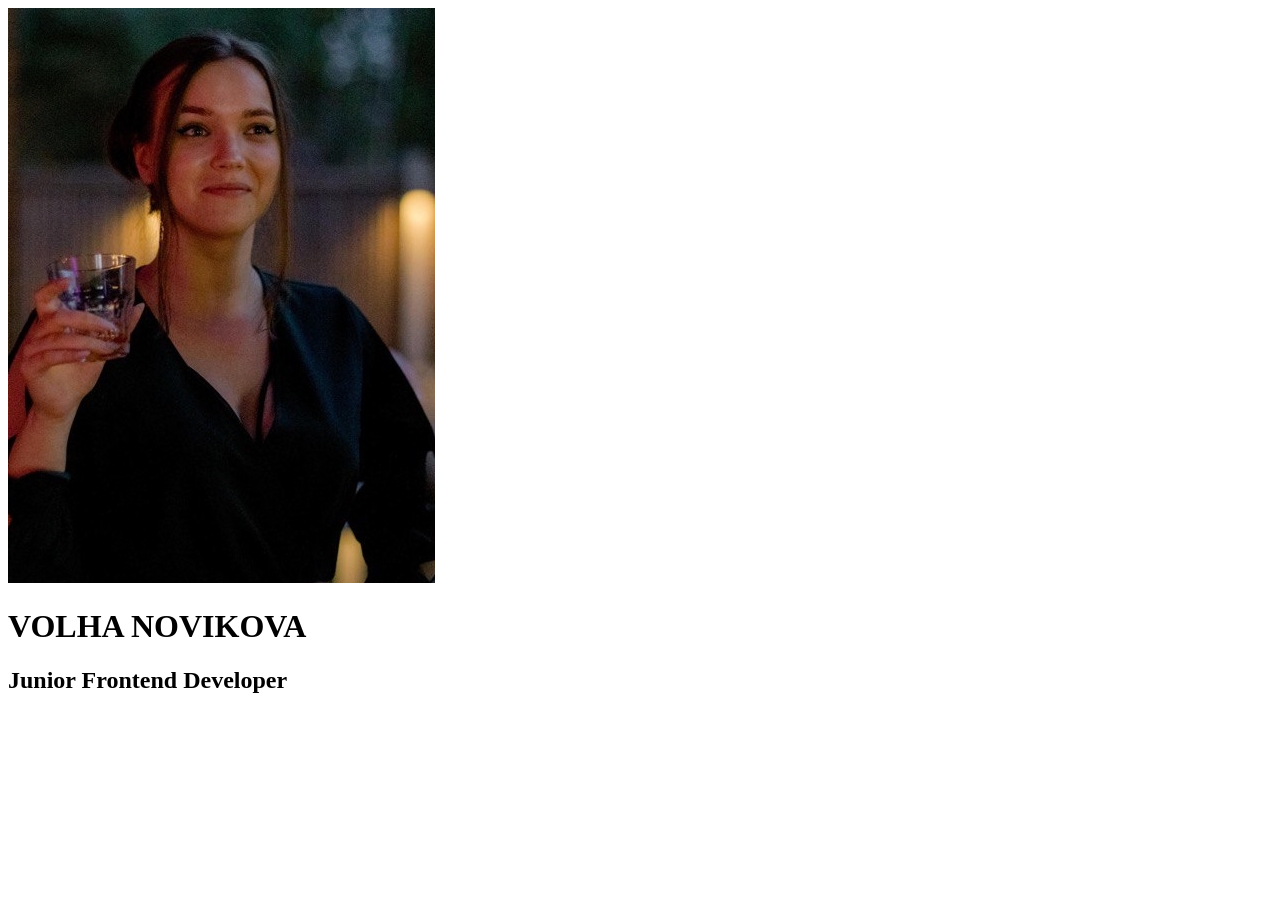
<file: index.html>
<!DOCTYPE html>
<html lang="en">
<head>
    <meta charset="UTF-8">
    <meta http-equiv="X-UA-Compatible" content="IE=edge">
    <meta name="viewport" content="width=device-width, initial-scale=1.0">
    <title>Document</title>
</head>
<body>
    <header>
        <img class="myphoto" src="./image/v.jpg" alt="myphoto">
        <h1 class="header__title">
            VOLHA NOVIKOVA
        </h1>
        <h2 class="header__subtitle">
            Junior Frontend Developer
        </h2>
    </header>
</body>
</html>
</file>
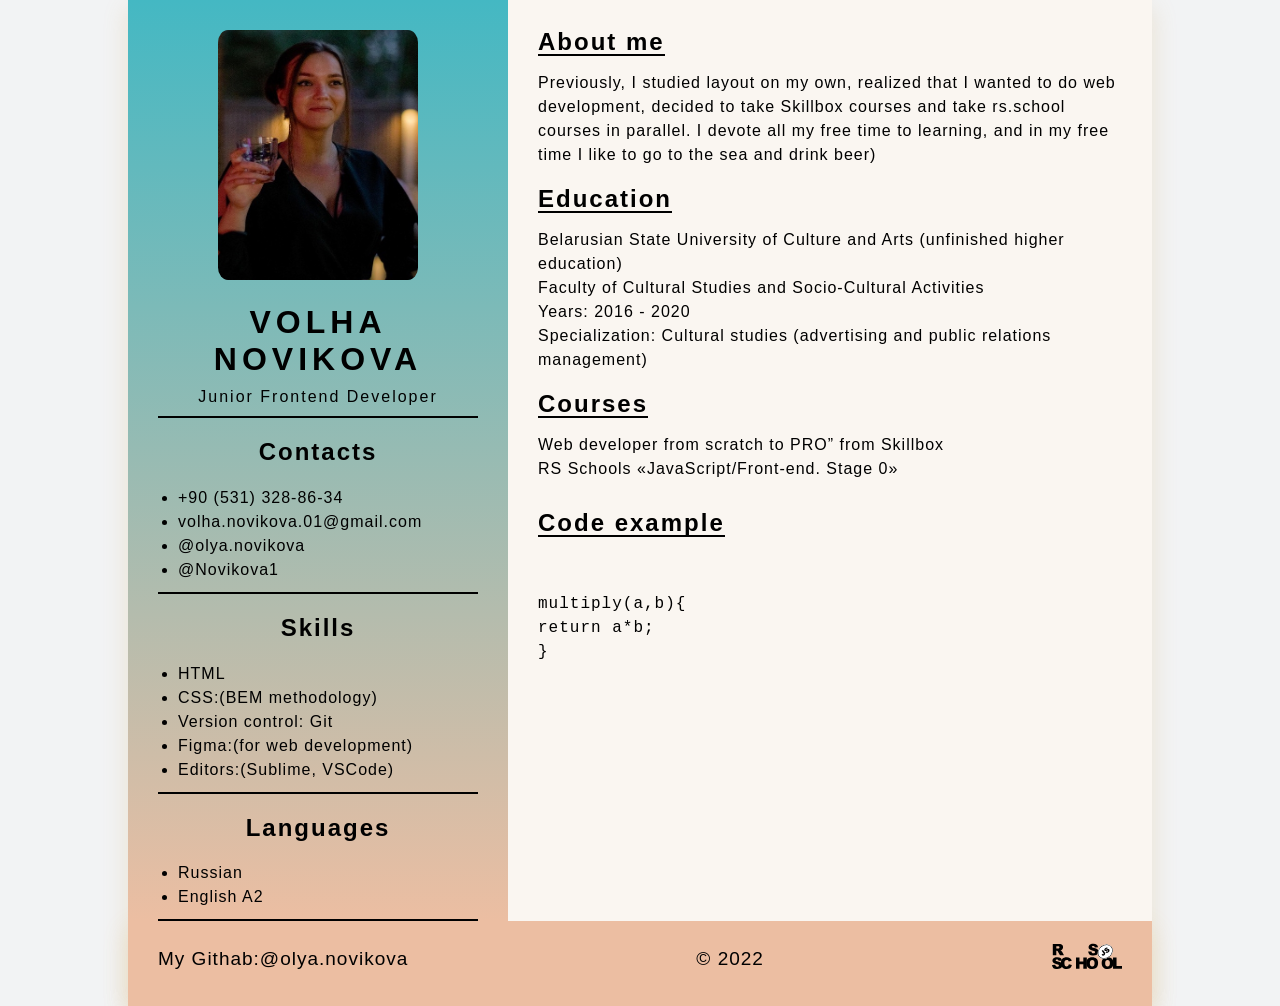
<file: CV#3. CV. Cross-Check/index.html>
<!DOCTYPE html>
<html lang="en">

<head>
    <meta charset="UTF-8">
    <meta http-equiv="X-UA-Compatible" content="IE=edge">
    <meta name="viewport" content="width=device-width, initial-scale=1.0">
    <title>CV</title>
    <link rel="stylesheet" href="css/normalize.css">
    <link rel="stylesheet" href="css/style.css">
</head>

<body>
    <div class="container">
        <div class="two-col flex">
            <div class="left-col">
                <header>
                    <img class="myphoto" src="./image/v.jpg" alt="myphoto">
                    <h1 class="header__title">
                        VOLHA NOVIKOVA
                    </h1>
                    <h2 class="header__subtitle">
                        Junior Frontend Developer
                    </h2>
                </header>
                <main>
                    <section>
                        <h2 class="left-col__title">
                            Contacts
                        </h2>
                        <ul class="left-col__list">
                            <li>
                                <a href="tel:+90533288634">
                                    +90 (531) 328-86-34
                                </a>
                            </li>
                            <li>
                                <a href="e-mail:volha.novikova.01@gmail.com">
                                    volha.novikova.01@gmail.com
                                </a>
                            </li>
                            <li>
                                <a href="https://github.com/OlyaNovikova">
                                    @olya.novikova
                                </a>
                            </li>
                            <li>
                                <a href="https://codepen.io/Novikova1">
                                    @Novikova1
                                </a>
                            </li>
                        </ul>
                    </section>
                    <section>
                        <h2 class="left-col__title">
                            Skills
                        </h2>
                        <ul class="left-col__list">
                            <li>
                                HTML
                            </li>
                            <li>
                                CSS:(BEM methodology)
                            </li>
                            <li>
                                Version control: Git
                            </li>
                            <li>
                                Figma:(for web development)
                            </li>
                            <li>
                                Editors:(Sublime, VSCode)
                            </li>
                        </ul>
                    </section>
                    <section>
                        <h2 class="left-col__title">
                            Languages
                        </h2>
                        <ul class="left-col__list">
                            <li>
                                Russian
                            </li>
                            <li>
                                English A2
                            </li>
                        </ul>
                    </section>
                </main>
            </div>
            <aside class="right-col">
                <section class="right-col__descr">
                    <h2 class="right-col__title">
                        About me
                    </h2>
                    <p>
                        Previously, I studied layout on my own, realized that I wanted to do web development,
                        decided to take Skillbox courses and take rs.school courses in parallel. I devote all my
                        free time to learning, and in my free time I like to go to the sea and drink beer)
                    </p>
                </section>
                <section class="right-col__descr">
                    <h2 class="right-col__title">
                        Education
                    </h2>
                    <p>
                        Belarusian State University of Culture and Arts (unfinished higher education)
                    </p>
                    <p>
                        Faculty of Cultural Studies and Socio-Cultural Activities
                    </p>
                    <p>
                        Years: 2016 - 2020
                    </p>
                    <p>
                        Specialization: Cultural studies (advertising and public relations management)
                    </p>
                </section>
                <section class="right-col__descr">
                    <h2 class="right-col__title">
                        Courses
                    </h2>
                    <ul class="list-reset">
                        <li>
                            Web developer from scratch to PRO” from Skillbox
                        </li>
                        <li>
                            RS Schools «JavaScript/Front-end. Stage 0»
                        </li>
                    </ul>
                </section>
                <section class="right-col__descr">
                    <h2 class="right-col__title">
                        Code example
                    </h2>
                    <pre>
                        <code>
multiply(a,b){
return a*b;
}
                        </code>
                    </pre>
                </section>
            </aside>
        </div>
        <footer>
            <ul class="flex footer-list">
                <li>
                    <a href="https://github.com/OlyaNovikova">
                        My Githab:@olya.novikova
                    </a>
                </li>
                <li>
                    <p>
                        © 2022
                    </p>
                </li>
                <li>
                    <a href="https://rs.school/js/">
                        <img src="./image/rs_school_js.svg" alt="" width="70" height="70">
                    </a>
                </li>
            </ul>
        </footer>
    </div>
</body>

</html>
</file>
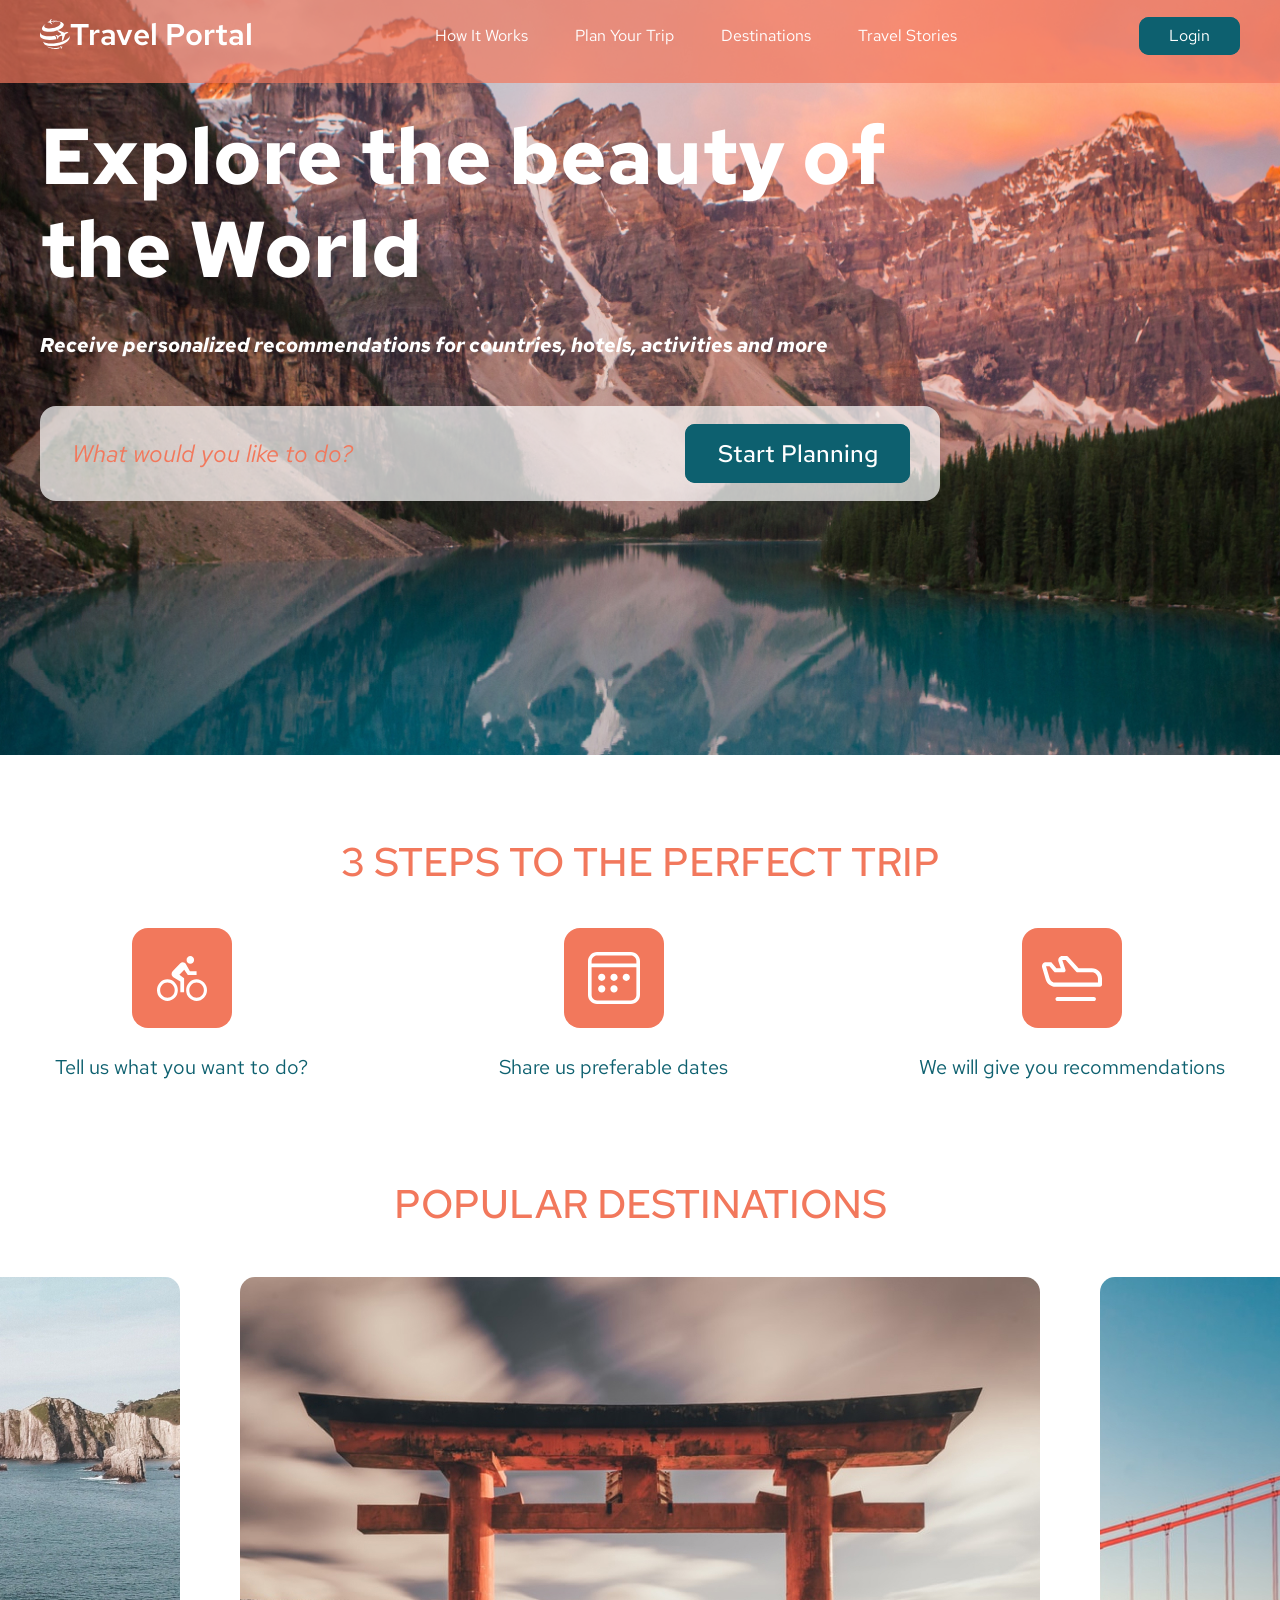
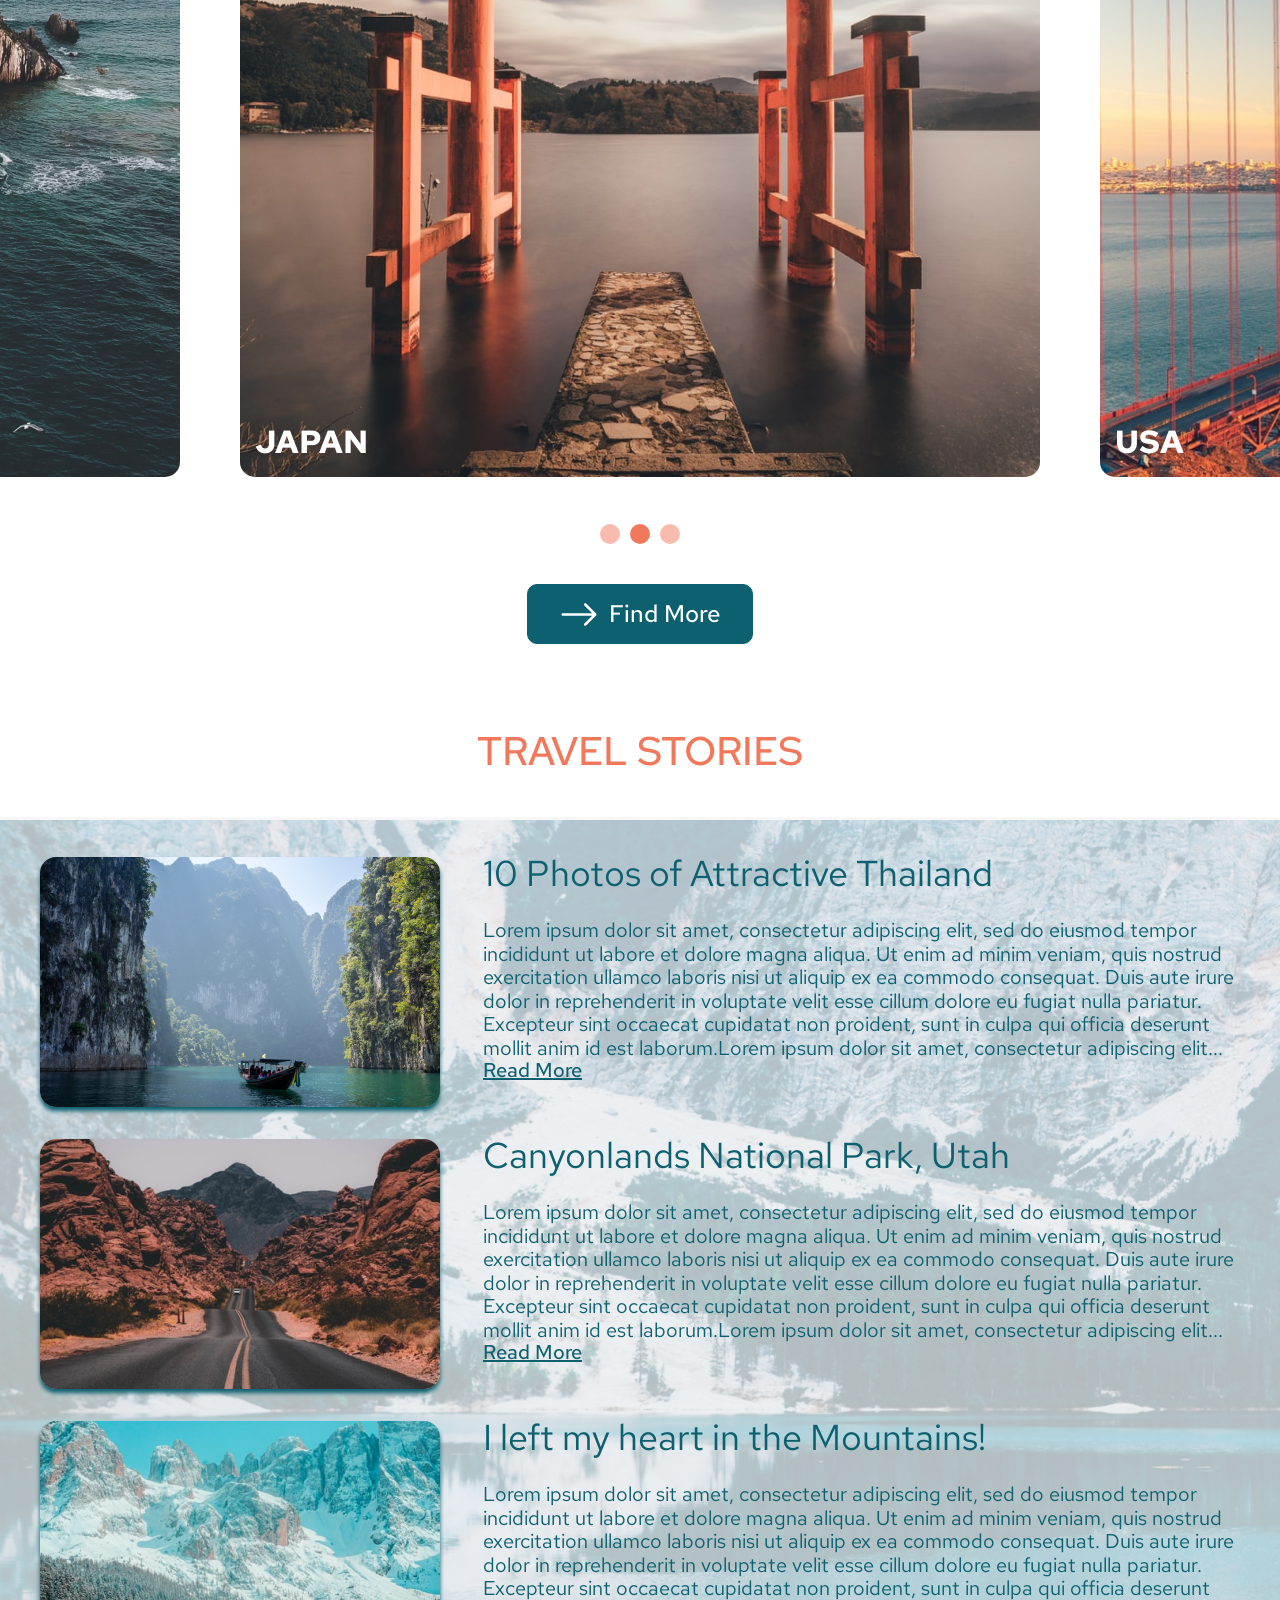
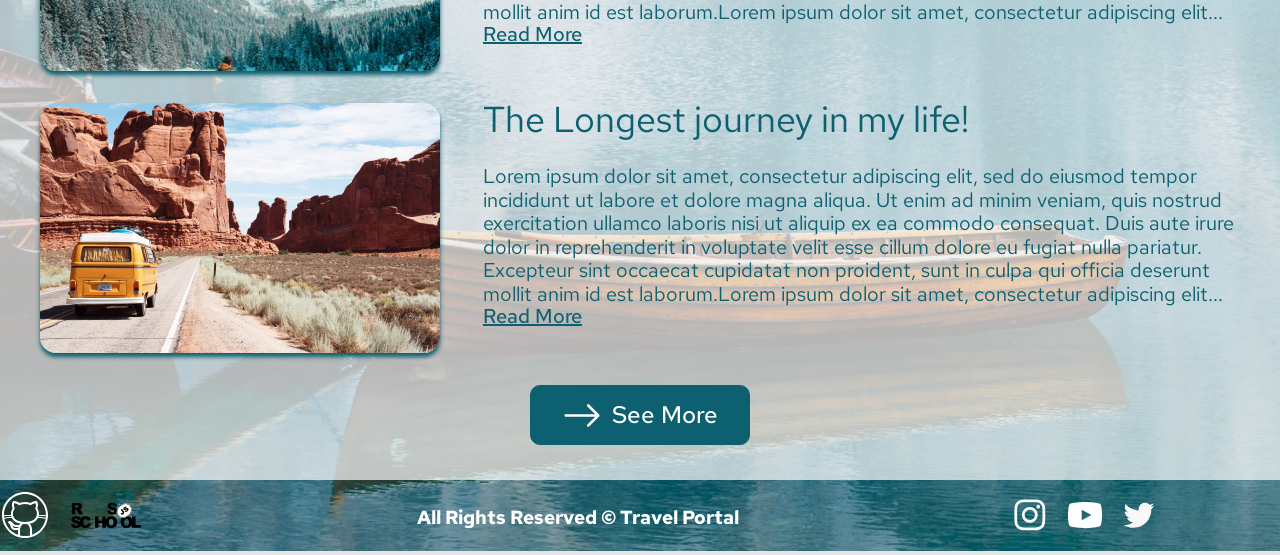
<file: travel/index.html>
<!DOCTYPE html>
<html lang="zxx">

<head>
    <meta charset="UTF-8">
    <meta http-equiv="X-UA-Compatible" content="IE=edge">
    <meta name="viewport" content="width=device-width, initial-scale=1.0">
    <title>Travel</title>
    <link rel="stylesheet" href="css/normalize.css">
    <link rel="stylesheet" href="css/style.css">
    <script src="scripts/index.js"></script>
    <link rel="shortcut icon" href="./img/favicon.svg" type="image/x-icon">

</head>

<body>
    <div class="container">
        <header>
            <div class="header">
                <div class="header__container flex">
                    <div class="flex">
                        <a class="logo link">
                            <img src="./img/favicon.svg" alt="Travel_Portal_Logo">
                        </a>
                        <h3 class="header__title">
                            Travel Portal
                        </h3>
                    </div>
                    <div>
                        <nav class="header__nav">
                            <ul class="nav__list flex">
                                <li>
                                    <a class="nav__link nav__reset" href="#preview">
                                        How It Works
                                    </a>
                                </li>
                                <li>
                                    <a class="nav__link nav__reset" href="#steps">
                                        Plan Your Trip
                                    </a>
                                </li>
                                <li>
                                    <a class="nav__link nav__reset" href="#destinations">
                                        Destinations
                                    </a>
                                </li>
                                <li>
                                    <a class="nav__link nav__reset" href="#stories">
                                        Travel Stories
                                    </a>
                                </li>
                            </ul>
                        </nav>
                    </div>
                    <button class="header__btn btn__reset">
                        Login
                    </button>
                </div>
            </div>
        </header>

        <main>
            <section class="preview" id="preview">
                <div class="preview__bg">
                    <div class="preview__container">
                        <div class="preview__content">
                            <h1 class="preview__title">
                                Explore the beauty of&nbsp; <br> the World
                            </h1>
                            <p class="preview__subtitle">
                                Receive personalized recommendations for countries, hotels, activities and more
                            </p>
                            <div class="preview__input flex">
                                <input type="search" class="prewiew__search btn__reset"
                                    placeholder="What would you like to do?" />
                                <input type="submit" class="prewiew__submit btn__reset" value="Start Planning" />
                            </div>
                        </div>
                    </div>
                </div>
            </section>
            <section class="steps" id="steps">
                <div class="steps__container">
                    <div class="steps__content">
                        <h2 class="steps__title">
                            3&nbsp;STEPS TO&nbsp;THE PERFECT TRIP
                        </h2>
                        <ul class="steps__list flex">
                            <li>
                                <svg width="100" height="100" viewBox="0 0 100 100" fill="none"
                                    xmlns="http://www.w3.org/2000/svg">
                                    <rect width="100" height="100" rx="16" fill="#F2785C" />
                                    <path
                                        d="M35.4167 69.7548C33.4828 69.7548 31.6281 68.957 30.2607 67.537C28.8932 66.1169 28.125 64.1909 28.125 62.1827C28.125 60.1744 28.8932 58.2484 30.2607 56.8284C31.6281 55.4084 33.4828 54.6106 35.4167 54.6106C37.3505 54.6106 39.2052 55.4084 40.5727 56.8284C41.9401 58.2484 42.7083 60.1744 42.7083 62.1827C42.7083 64.1909 41.9401 66.1169 40.5727 67.537C39.2052 68.957 37.3505 69.7548 35.4167 69.7548ZM35.4167 51.3654C32.654 51.3654 30.0045 52.5051 28.051 54.5337C26.0975 56.5623 25 59.3138 25 62.1827C25 65.0516 26.0975 67.803 28.051 69.8317C30.0045 71.8603 32.654 73 35.4167 73C38.1793 73 40.8289 71.8603 42.7824 69.8317C44.7359 67.803 45.8333 65.0516 45.8333 62.1827C45.8333 59.3138 44.7359 56.5623 42.7824 54.5337C40.8289 52.5051 38.1793 51.3654 35.4167 51.3654ZM55.8333 47.0385H64.5833V43.1442H57.9167L53.875 36.0697C53.2708 34.988 52.0833 34.274 50.8333 34.274C49.8542 34.274 48.9583 34.6851 48.3333 35.3558L40.625 43.3389C39.9792 44.0096 39.5833 44.875 39.5833 45.9567C39.5833 47.3197 40.2708 48.4663 41.3542 49.137L48.3333 53.5288V64.3462H52.0833V50.2837L47.3958 46.7139L52.2292 41.6298L55.8333 47.0385ZM64.5833 69.7548C62.6495 69.7548 60.7948 68.957 59.4273 67.537C58.0599 66.1169 57.2917 64.1909 57.2917 62.1827C57.2917 60.1744 58.0599 58.2484 59.4273 56.8284C60.7948 55.4084 62.6495 54.6106 64.5833 54.6106C66.5172 54.6106 68.3719 55.4084 69.7393 56.8284C71.1068 58.2484 71.875 60.1744 71.875 62.1827C71.875 64.1909 71.1068 66.1169 69.7393 67.537C68.3719 68.957 66.5172 69.7548 64.5833 69.7548ZM64.5833 51.3654C61.8207 51.3654 59.1711 52.5051 57.2176 54.5337C55.2641 56.5623 54.1667 59.3138 54.1667 62.1827C54.1667 65.0516 55.2641 67.803 57.2176 69.8317C59.1711 71.8603 61.8207 73 64.5833 73C65.9513 73 67.3058 72.7202 68.5696 72.1766C69.8334 71.633 70.9818 70.8362 71.949 69.8317C72.9163 68.8272 73.6836 67.6347 74.2071 66.3223C74.7306 65.0099 75 63.6032 75 62.1827C75 60.7621 74.7306 59.3555 74.2071 58.0431C73.6836 56.7307 72.9163 55.5382 71.949 54.5337C70.9818 53.5292 69.8334 52.7324 68.5696 52.1888C67.3058 51.6452 65.9513 51.3654 64.5833 51.3654ZM58.3333 35.7885C60.4167 35.7885 62.0833 34.0577 62.0833 31.8942C62.0833 29.7308 60.4167 28 58.3333 28C56.25 28 54.5833 29.7308 54.5833 31.8942C54.5833 34.0577 56.25 35.7885 58.3333 35.7885Z"
                                        fill="white" />
                                </svg>
                                <p class="step__desc">
                                    Tell us what you want to do?
                                </p>
                            </li>
                            <li>
                                <svg width="100" height="100" viewBox="0 0 100 100" fill="none"
                                    xmlns="http://www.w3.org/2000/svg">
                                    <rect width="100" height="100" rx="16" fill="#F2785C" />
                                    <path
                                        d="M37.7222 52.8889C38.6799 52.8889 39.5984 52.5084 40.2757 51.8312C40.9529 51.154 41.3333 50.2355 41.3333 49.2778C41.3333 48.3201 40.9529 47.4016 40.2757 46.7243C39.5984 46.0471 38.6799 45.6667 37.7222 45.6667C36.7645 45.6667 35.846 46.0471 35.1688 46.7243C34.4916 47.4016 34.1111 48.3201 34.1111 49.2778C34.1111 50.2355 34.4916 51.154 35.1688 51.8312C35.846 52.5084 36.7645 52.8889 37.7222 52.8889ZM53.6111 49.2778C53.6111 50.2355 53.2307 51.154 52.5534 51.8312C51.8762 52.5084 50.9577 52.8889 50 52.8889C49.0423 52.8889 48.1238 52.5084 47.4466 51.8312C46.7693 51.154 46.3889 50.2355 46.3889 49.2778C46.3889 48.3201 46.7693 47.4016 47.4466 46.7243C48.1238 46.0471 49.0423 45.6667 50 45.6667C50.9577 45.6667 51.8762 46.0471 52.5534 46.7243C53.2307 47.4016 53.6111 48.3201 53.6111 49.2778ZM62.2778 52.8889C63.2355 52.8889 64.154 52.5084 64.8312 51.8312C65.5084 51.154 65.8889 50.2355 65.8889 49.2778C65.8889 48.3201 65.5084 47.4016 64.8312 46.7243C64.154 46.0471 63.2355 45.6667 62.2778 45.6667C61.32 45.6667 60.4016 46.0471 59.7243 46.7243C59.0471 47.4016 58.6667 48.3201 58.6667 49.2778C58.6667 50.2355 59.0471 51.154 59.7243 51.8312C60.4016 52.5084 61.32 52.8889 62.2778 52.8889ZM41.3333 60.8333C41.3333 61.7911 40.9529 62.7096 40.2757 63.3868C39.5984 64.064 38.6799 64.4444 37.7222 64.4444C36.7645 64.4444 35.846 64.064 35.1688 63.3868C34.4916 62.7096 34.1111 61.7911 34.1111 60.8333C34.1111 59.8756 34.4916 58.9571 35.1688 58.2799C35.846 57.6027 36.7645 57.2222 37.7222 57.2222C38.6799 57.2222 39.5984 57.6027 40.2757 58.2799C40.9529 58.9571 41.3333 59.8756 41.3333 60.8333ZM50 64.4444C50.9577 64.4444 51.8762 64.064 52.5534 63.3868C53.2307 62.7096 53.6111 61.7911 53.6111 60.8333C53.6111 59.8756 53.2307 58.9571 52.5534 58.2799C51.8762 57.6027 50.9577 57.2222 50 57.2222C49.0423 57.2222 48.1238 57.6027 47.4466 58.2799C46.7693 58.9571 46.3889 59.8756 46.3889 60.8333C46.3889 61.7911 46.7693 62.7096 47.4466 63.3868C48.1238 64.064 49.0423 64.4444 50 64.4444ZM24 33.0278C24 30.6335 24.9511 28.3372 26.6442 26.6442C28.3372 24.9511 30.6335 24 33.0278 24H66.9722C69.3665 24 71.6628 24.9511 73.3558 26.6442C75.0489 28.3372 76 30.6335 76 33.0278V66.9722C76 69.3665 75.0489 71.6628 73.3558 73.3558C71.6628 75.0489 69.3665 76 66.9722 76H33.0278C30.6335 76 28.3372 75.0489 26.6442 73.3558C24.9511 71.6628 24 69.3665 24 66.9722V33.0278ZM33.0278 27.6111C31.5912 27.6111 30.2134 28.1818 29.1976 29.1976C28.1818 30.2134 27.6111 31.5912 27.6111 33.0278V35.5556H72.3889V33.0278C72.3889 31.5912 71.8182 30.2134 70.8024 29.1976C69.7866 28.1818 68.4088 27.6111 66.9722 27.6111H33.0278ZM27.6111 66.9722C27.6111 68.4088 28.1818 69.7866 29.1976 70.8024C30.2134 71.8182 31.5912 72.3889 33.0278 72.3889H66.9722C68.4088 72.3889 69.7866 71.8182 70.8024 70.8024C71.8182 69.7866 72.3889 68.4088 72.3889 66.9722V39.1667H27.6111V66.9722Z"
                                        fill="white" />
                                </svg>
                                <p class="step__desc">
                                    Share us preferable dates
                                </p>
                            </li>
                            <li>
                                <svg width="100" height="100" viewBox="0 0 100 100" fill="none"
                                    xmlns="http://www.w3.org/2000/svg">
                                    <rect width="100" height="100" rx="16" fill="#F2785C" />
                                    <path
                                        d="M73.9305 70.9545C73.9305 71.497 73.7174 72.0173 73.3379 72.4009C72.9585 72.7845 72.4439 73 71.9074 73H35.4904C34.9539 73 34.4393 72.7845 34.0598 72.4009C33.6804 72.0173 33.4673 71.497 33.4673 70.9545C33.4673 70.4121 33.6804 69.8918 34.0598 69.5082C34.4393 69.1246 34.9539 68.9091 35.4904 68.9091H71.9074C72.4439 68.9091 72.9585 69.1246 73.3379 69.5082C73.7174 69.8918 73.9305 70.4121 73.9305 70.9545ZM80 50.5V56.6364C80 57.1789 79.7868 57.6991 79.4074 58.0827C79.028 58.4663 78.5134 58.6818 77.9768 58.6818H33.4167C31.24 58.6894 29.1194 57.9834 27.3731 56.6696C25.6268 55.3558 24.3488 53.5051 23.7308 51.3949L20.165 39.4034C19.9879 38.7898 19.9528 38.1431 20.0624 37.5136C20.1721 36.884 20.4235 36.2884 20.7972 35.7728C21.1794 35.2642 21.6727 34.8518 22.2387 34.5679C22.8046 34.2841 23.4278 34.1364 24.0596 34.1364H28.4094C28.7047 34.137 28.9963 34.2038 29.263 34.332C29.5298 34.4603 29.7651 34.6467 29.952 34.8779L34.403 40.2727H38.7528L36.4767 33.3949C36.2718 32.7789 36.215 32.1225 36.3111 31.4799C36.4071 30.8373 36.6531 30.2271 37.0288 29.6998C37.4046 29.1725 37.8991 28.7432 38.4716 28.4477C39.0441 28.1521 39.6779 27.9986 40.3207 28H44.5947C44.8756 27.9985 45.1537 28.057 45.4108 28.1715C45.6679 28.2861 45.8983 28.4542 46.0867 28.6648L56.6072 40.2727H69.8842C72.5671 40.2727 75.1401 41.3503 77.0372 43.2682C78.9342 45.1862 80 47.7876 80 50.5ZM75.9537 50.5C75.947 48.8746 75.3054 47.3177 74.1686 46.1684C73.0318 45.0191 71.4919 44.3704 69.8842 44.3637H55.7221C55.4411 44.3651 55.163 44.3067 54.9059 44.1922C54.6488 44.0776 54.4185 43.9095 54.23 43.6989L43.7095 32.0909H40.3207L43.4819 41.679C43.5809 41.9865 43.6073 42.3132 43.559 42.6328C43.5107 42.9525 43.389 43.2563 43.2037 43.5199C43.0169 43.7837 42.77 43.9981 42.4838 44.1449C42.1977 44.2918 41.8808 44.3668 41.5599 44.3637H33.4673C33.1719 44.363 32.8804 44.2962 32.6136 44.168C32.3469 44.0398 32.1115 43.8534 31.9246 43.6222L27.4737 38.2273H24.0343L27.6001 50.2188C27.9719 51.4853 28.7396 52.5959 29.7883 53.3841C30.8369 54.1723 32.11 54.5958 33.4167 54.5909H75.9537V50.5Z"
                                        fill="white" />
                                </svg>
                                <p class="step__desc">
                                    We will give you recommendations
                                </p>
                            </li>
                        </ul>
                    </div>
                </div>
            </section>
            <section class="destination" id="destinations">
                <div class="destination__container">
                    <h2 class="destination__title">
                        POPULAR DESTINATIONS
                    </h2>
                    <div class="destination__cards flex">
                        <div class="destination__card">
                            <img class="destination__card-img" src="./img/destinations-spain.jpg" alt="SPAIN">
                            <h3 class="destination__card_subtitle">
                                SPAIN
                            </h3>
                        </div>
                        <div class="destination__card">
                            <img class="destination__card-img" src="./img/destinations-Japan.jpg" alt="JAPAN">
                            <h3 class="destination__card-subtitle">
                                JAPAN
                            </h3>
                        </div>
                        <div class="destination__card">
                            <img class="destination__card-img" src="./img/destinations-USA.jpg" alt="USA">
                            <h3 class="destination__card-subtitle">
                                USA
                            </h3>
                        </div>
                    </div>
                    <div class="destination__dots">
                        <div class="destination__dot"></div>
                        <div class="destination__dot"></div>
                        <div class="destination__dot"></div>
                    </div>
                    <div>
                        <button class="destination__btn btn__reset">
                            Find More
                        </button>
                    </div>
                    <h2 class="stories__title">
                        TRAVEL STORIES
                    </h2>
                </div>
            </section>
            <section class="stories" id="stories">
                <div class="stories__container">
                    <div class="stories__content flex">
                        <div class="stories__cards">
                            <div class="stories__item flex">
                                <img class="stories__img" src="./img/Thailand.jpg" alt="Thailand">
                                <div class="stories__text">
                                    <h3 class="stories__subtitle">
                                        10 Photos of Attractive Thailand
                                    </h3>
                                    <p class="stories__paragraph">
                                        Lorem ipsum dolor sit amet, consectetur adipiscing elit, sed do eiusmod tempor
                                        incididunt ut labore et dolore magna aliqua.
                                        Ut enim ad minim veniam, quis nostrud exercitation ullamco laboris nisi ut
                                        aliquip
                                        ex ea
                                        commodo consequat. Duis aute irure dolor in reprehenderit in voluptate velit
                                        esse
                                        cillum
                                        dolore eu fugiat nulla pariatur.
                                        Excepteur sint occaecat cupidatat non proident, sunt in culpa qui officia
                                        deserunt
                                        mollit anim id est laborum.Lorem ipsum dolor sit amet, consectetur adipiscing
                                        elit...
                                    </p>
                                    <a class="stories__link" href="#">
                                        Read More
                                    </a>
                                </div>
                            </div>
                            <div class="stories__item flex">
                                <img class="stories__img" src="./img/Utah.jpg" alt="Canyonlands">
                                <div class="stories__text">
                                    <h3 class="stories__subtitle">
                                        Canyonlands National Park, Utah
                                    </h3>
                                    <p class="stories__paragraph">
                                        Lorem ipsum dolor sit amet, consectetur adipiscing elit, sed do eiusmod tempor
                                        incididunt ut labore et dolore magna aliqua.
                                        Ut enim ad minim veniam, quis nostrud exercitation ullamco laboris nisi ut
                                        aliquip
                                        ex ea
                                        commodo consequat. Duis aute irure dolor in reprehenderit in voluptate velit
                                        esse
                                        cillum
                                        dolore eu fugiat nulla pariatur.
                                        Excepteur sint occaecat cupidatat non proident, sunt in culpa qui officia
                                        deserunt
                                        mollit anim id est laborum.Lorem ipsum dolor sit amet, consectetur adipiscing
                                        elit...
                                    </p>
                                    <a class="stories__link" href="#">
                                        Read More
                                    </a>
                                </div>
                            </div>
                            <div class="stories__item flex">
                                <img class="stories__img" src="./img/Mountains.jpg" alt="Mountains">
                                <div class="stories__text">
                                    <h3 class="stories__subtitle">
                                        I left my heart in the Mountains!
                                    </h3>
                                    <p class="stories__paragraph">
                                        Lorem ipsum dolor sit amet, consectetur adipiscing elit, sed do eiusmod tempor
                                        incididunt ut labore et dolore magna aliqua.
                                        Ut enim ad minim veniam, quis nostrud exercitation ullamco laboris nisi ut
                                        aliquip
                                        ex ea
                                        commodo consequat. Duis aute irure dolor in reprehenderit in voluptate velit
                                        esse
                                        cillum
                                        dolore eu fugiat nulla pariatur.
                                        Excepteur sint occaecat cupidatat non proident, sunt in culpa qui officia
                                        deserunt
                                        mollit anim id est laborum.Lorem ipsum dolor sit amet, consectetur adipiscing
                                        elit...
                                    </p>
                                    <a class="stories__link" href="#">
                                        Read More
                                    </a>
                                </div>
                            </div>
                            <div class="stories__item flex">
                                <img class="stories__img" src="./img/TheLongestjourney.jpg" alt="Longest_journey">
                                <div class="stories__text">
                                    <h3 class="stories__subtitle">
                                        The Longest journey in my life!
                                    </h3>
                                    <p class="stories__paragraph">
                                        Lorem ipsum dolor sit amet, consectetur adipiscing elit, sed do eiusmod tempor
                                        incididunt ut labore et dolore magna aliqua.
                                        Ut enim ad minim veniam, quis nostrud exercitation ullamco laboris nisi ut
                                        aliquip
                                        ex ea
                                        commodo consequat. Duis aute irure dolor in reprehenderit in voluptate velit
                                        esse
                                        cillum
                                        dolore eu fugiat nulla pariatur.
                                        Excepteur sint occaecat cupidatat non proident, sunt in culpa qui officia
                                        deserunt
                                        mollit anim id est laborum.Lorem ipsum dolor sit amet, consectetur adipiscing
                                        elit...

                                    </p>
                                    <a class="stories__link" href="#">
                                        Read More
                                    </a>
                                </div>
                            </div>
                            <button class="stories__btn btn__reset">
                                See More
                            </button>
                        </div>
                    </div>
                </div>
            </section>
        </main>
        <footer class="footer">
            <div class="footer__text flex">
                <div class="footer__social flex">
                    <a href="https://github.com/OlyaNovikova">
                        <svg class="icon" fill="white" xmlns="http://www.w3.org/2000/svg" viewBox="0 0 50 50"
                            width="50px" height="50px">
                            <path
                                d="M 25 2 C 12.311335 2 2 12.311335 2 25 C 2 37.688665 12.311335 48 25 48 C 37.688665 48 48 37.688665 48 25 C 48 12.311335 37.688665 2 25 2 z M 25 4 C 36.607335 4 46 13.392665 46 25 C 46 25.071371 45.994849 25.141688 45.994141 25.212891 C 45.354527 25.153853 44.615508 25.097776 43.675781 25.064453 C 42.347063 25.017336 40.672259 25.030987 38.773438 25.125 C 38.843852 24.634651 38.893205 24.137377 38.894531 23.626953 C 38.991361 21.754332 38.362521 20.002464 37.339844 18.455078 C 37.586913 17.601352 37.876747 16.515218 37.949219 15.283203 C 38.031819 13.878925 37.910599 12.321765 36.783203 11.269531 L 36.494141 11 L 36.099609 11 C 33.416539 11 31.580023 12.12321 30.457031 13.013672 C 28.835529 12.386022 27.01222 12 25 12 C 22.976367 12 21.135525 12.391416 19.447266 13.017578 C 18.324911 12.126691 16.486785 11 13.800781 11 L 13.408203 11 L 13.119141 11.267578 C 12.020956 12.287321 11.919778 13.801759 11.988281 15.199219 C 12.048691 16.431506 12.321732 17.552142 12.564453 18.447266 C 11.524489 20.02486 10.900391 21.822018 10.900391 23.599609 C 10.900391 24.111237 10.947969 24.610071 11.017578 25.101562 C 9.2118173 25.017808 7.6020996 25.001668 6.3242188 25.046875 C 5.3845143 25.080118 4.6454422 25.135713 4.0058594 25.195312 C 4.0052628 25.129972 4 25.065482 4 25 C 4 13.392665 13.392665 4 25 4 z M 14.396484 13.130859 C 16.414067 13.322043 17.931995 14.222972 18.634766 14.847656 L 19.103516 15.261719 L 19.681641 15.025391 C 21.263092 14.374205 23.026984 14 25 14 C 26.973016 14 28.737393 14.376076 30.199219 15.015625 L 30.785156 15.273438 L 31.263672 14.847656 C 31.966683 14.222758 33.487184 13.321554 35.505859 13.130859 C 35.774256 13.575841 36.007486 14.208668 35.951172 15.166016 C 35.883772 16.311737 35.577304 17.559658 35.345703 18.300781 L 35.195312 18.783203 L 35.494141 19.191406 C 36.483616 20.540691 36.988121 22.000937 36.902344 23.544922 L 36.900391 23.572266 L 36.900391 23.599609 C 36.900391 26.095064 36.00178 28.092339 34.087891 29.572266 C 32.174048 31.052199 29.152663 32 24.900391 32 C 20.648118 32 17.624827 31.052192 15.710938 29.572266 C 13.797047 28.092339 12.900391 26.095064 12.900391 23.599609 C 12.900391 22.134903 13.429308 20.523599 14.40625 19.191406 L 14.699219 18.792969 L 14.558594 18.318359 C 14.326866 17.530484 14.042825 16.254103 13.986328 15.101562 C 13.939338 14.14294 14.166221 13.537027 14.396484 13.130859 z M 8.8847656 26.021484 C 9.5914575 26.03051 10.40146 26.068656 11.212891 26.109375 C 11.290419 26.421172 11.378822 26.727898 11.486328 27.027344 C 8.178972 27.097092 5.7047309 27.429674 4.1796875 27.714844 C 4.1152068 27.214494 4.0638483 26.710021 4.0351562 26.199219 C 5.1622058 26.092262 6.7509972 25.994233 8.8847656 26.021484 z M 41.115234 26.037109 C 43.247527 26.010033 44.835728 26.108156 45.962891 26.214844 C 45.934234 26.718328 45.883749 27.215664 45.820312 27.708984 C 44.24077 27.41921 41.699674 27.086688 38.306641 27.033203 C 38.411945 26.739677 38.499627 26.438219 38.576172 26.132812 C 39.471291 26.084833 40.344564 26.046896 41.115234 26.037109 z M 11.912109 28.019531 C 12.508849 29.215327 13.361516 30.283019 14.488281 31.154297 C 16.028825 32.345531 18.031623 33.177838 20.476562 33.623047 C 20.156699 33.951698 19.86578 34.312595 19.607422 34.693359 L 19.546875 34.640625 C 19.552375 34.634325 19.04975 34.885878 18.298828 34.953125 C 17.547906 35.020374 16.621615 35 15.800781 35 C 14.575781 35 14.03621 34.42121 13.173828 33.367188 C 12.696283 32.72356 12.114101 32.202331 11.548828 31.806641 C 10.970021 31.401475 10.476259 31.115509 9.8652344 31.013672 L 9.7832031 31 L 9.6992188 31 C 9.2325521 31 8.7809835 31.03379 8.359375 31.515625 C 8.1485707 31.756544 8.003277 32.202561 8.0976562 32.580078 C 8.1920352 32.957595 8.4308563 33.189581 8.6445312 33.332031 C 10.011254 34.24318 10.252795 36.046511 11.109375 37.650391 C 11.909298 39.244315 13.635662 40 15.400391 40 L 18 40 L 18 44.802734 C 10.967811 42.320535 5.6646795 36.204613 4.3320312 28.703125 C 5.8629338 28.414776 8.4265387 28.068108 11.912109 28.019531 z M 37.882812 28.027344 C 41.445538 28.05784 44.08105 28.404061 45.669922 28.697266 C 44.339047 36.201504 39.034072 42.31987 32 44.802734 L 32 39.599609 C 32 38.015041 31.479642 36.267712 30.574219 34.810547 C 30.299322 34.368135 29.975945 33.949736 29.615234 33.574219 C 31.930453 33.11684 33.832364 32.298821 35.3125 31.154297 C 36.436824 30.284907 37.287588 29.220424 37.882812 28.027344 z M 23.699219 34.099609 L 26.5 34.099609 C 27.312821 34.099609 28.180423 34.7474 28.875 35.865234 C 29.569577 36.983069 30 38.484177 30 39.599609 L 30 45.398438 C 28.397408 45.789234 26.72379 46 25 46 C 23.27621 46 21.602592 45.789234 20 45.398438 L 20 39.599609 C 20 38.508869 20.467828 37.011307 21.208984 35.888672 C 21.950141 34.766037 22.886398 34.099609 23.699219 34.099609 z M 12.308594 35.28125 C 13.174368 36.179258 14.222525 37 15.800781 37 C 16.579948 37 17.552484 37.028073 18.476562 36.945312 C 18.479848 36.945018 18.483042 36.943654 18.486328 36.943359 C 18.36458 37.293361 18.273744 37.645529 18.197266 38 L 15.400391 38 C 14.167057 38 13.29577 37.55443 12.894531 36.751953 L 12.886719 36.738281 L 12.880859 36.726562 C 12.716457 36.421191 12.500645 35.81059 12.308594 35.28125 z" />
                        </svg>
                    </a>
                    <a href="https://rs.school/js-stage0/">
                        <img class="icon" src="./img/rs_school_js(1).svg" width="70" height="70" alt="rs_school_js">
                    </a>
                </div>
                <h3 class="footer__descr">
                    All Rights Reserved © Travel Portal
                </h3>
                <ul class="footer__social flex">
                    <li>
                        <svg class="icon" width="32" height="32" viewBox="0 0 32 32" fill="none"
                            xmlns="http://www.w3.org/2000/svg">
                            <path fill-rule="evenodd" clip-rule="evenodd"
                                d="M9.46778 0.494892C11.1126 0.419171 11.6371 0.402344 15.827 0.402344C20.0169 0.402344 20.5413 0.420573 22.1848 0.494892C23.8282 0.569211 24.95 0.831432 25.9316 1.21144C26.9594 1.59986 27.8919 2.20704 28.6632 2.9923C29.4484 3.76213 30.0542 4.69322 30.4412 5.72247C30.8226 6.70405 31.0834 7.82584 31.1592 9.46647C31.2349 11.1141 31.2517 11.6386 31.2517 15.8271C31.2517 20.017 31.2335 20.5414 31.1592 22.1863C31.0848 23.8269 30.8226 24.9487 30.4412 25.9303C30.0542 26.9596 29.4474 27.8923 28.6632 28.6632C27.8919 29.4485 26.9594 30.0543 25.9316 30.4413C24.95 30.8227 23.8282 31.0835 22.1876 31.1593C20.5413 31.235 20.0169 31.2518 15.827 31.2518C11.6371 31.2518 11.1126 31.2336 9.46778 31.1593C7.82716 31.0849 6.70536 30.8227 5.72378 30.4413C4.69442 30.0542 3.76179 29.4475 2.9908 28.6632C2.20608 27.893 1.59881 26.9608 1.21135 25.9317C0.83134 24.9501 0.570522 23.8283 0.494801 22.1877C0.419079 20.54 0.402252 20.0156 0.402252 15.8271C0.402252 11.6372 0.420481 11.1127 0.494801 9.46928C0.56912 7.82584 0.83134 6.70405 1.21135 5.72247C1.59938 4.69334 2.20711 3.76117 2.9922 2.99089C3.76209 2.20634 4.69379 1.59908 5.72238 1.21144C6.70395 0.831432 7.82575 0.570613 9.46638 0.494892H9.46778ZM22.06 3.27134C20.4334 3.19702 19.9454 3.1816 15.827 3.1816C11.7086 3.1816 11.2206 3.19702 9.59399 3.27134C8.08938 3.34005 7.27327 3.59106 6.72919 3.80279C6.00984 4.08324 5.49522 4.41558 4.95535 4.95544C4.44359 5.45331 4.04975 6.05941 3.8027 6.72929C3.59096 7.27336 3.33996 8.08947 3.27125 9.59408C3.19693 11.2207 3.18151 11.7087 3.18151 15.8271C3.18151 19.9455 3.19693 20.4335 3.27125 22.0601C3.33996 23.5647 3.59096 24.3808 3.8027 24.9249C4.0495 25.5937 4.44353 26.2009 4.95535 26.6987C5.45315 27.2105 6.06032 27.6046 6.72919 27.8513C7.27327 28.0631 8.08938 28.3141 9.59399 28.3828C11.2206 28.4571 11.7072 28.4725 15.827 28.4725C19.9468 28.4725 20.4334 28.4571 22.06 28.3828C23.5646 28.3141 24.3807 28.0631 24.9248 27.8513C25.6441 27.5709 26.1587 27.2386 26.6986 26.6987C27.2104 26.2009 27.6045 25.5937 27.8513 24.9249C28.063 24.3808 28.314 23.5647 28.3827 22.0601C28.457 20.4335 28.4725 19.9455 28.4725 15.8271C28.4725 11.7087 28.457 11.2207 28.3827 9.59408C28.314 8.08947 28.063 7.27336 27.8513 6.72929C27.5708 6.00993 27.2385 5.49531 26.6986 4.95544C26.2007 4.44372 25.5946 4.04989 24.9248 3.80279C24.3807 3.59106 23.5646 3.34005 22.06 3.27134ZM13.8568 20.5821C14.9571 21.0401 16.1823 21.1019 17.3231 20.757C18.4639 20.412 19.4495 19.6817 20.1117 18.6908C20.7739 17.6999 21.0715 16.5098 20.9537 15.3238C20.8359 14.1378 20.31 13.0295 19.4658 12.1882C18.9277 11.6504 18.277 11.2387 17.5606 10.9825C16.8442 10.7264 16.08 10.6322 15.3229 10.7069C14.5657 10.7816 13.8346 11.0232 13.1821 11.4144C12.5295 11.8055 11.9718 12.3365 11.5491 12.9691C11.1264 13.6016 10.8493 14.3201 10.7375 15.0726C10.6258 15.8252 10.6823 16.5931 10.903 17.3212C11.1237 18.0493 11.5031 18.7194 12.0139 19.2832C12.5246 19.8471 13.154 20.2907 13.8568 20.5821ZM10.2208 10.2209C10.957 9.48467 11.831 8.90067 12.7929 8.50223C13.7548 8.1038 14.7858 7.89872 15.827 7.89872C16.8681 7.89872 17.8991 8.1038 18.861 8.50223C19.8229 8.90067 20.697 9.48467 21.4332 10.2209C22.1694 10.9571 22.7534 11.8311 23.1518 12.793C23.5503 13.7549 23.7553 14.7859 23.7553 15.8271C23.7553 16.8682 23.5503 17.8992 23.1518 18.8611C22.7534 19.823 22.1694 20.697 21.4332 21.4333C19.9463 22.9201 17.9297 23.7554 15.827 23.7554C13.7243 23.7554 11.7076 22.9201 10.2208 21.4333C8.73394 19.9464 7.89863 17.9298 7.89863 15.8271C7.89863 13.7243 8.73394 11.7077 10.2208 10.2209ZM25.5137 9.07945C25.6961 8.90735 25.8422 8.7004 25.9432 8.47084C26.0442 8.24128 26.0982 7.99379 26.1018 7.74301C26.1055 7.49224 26.0588 7.24328 25.9645 7.01087C25.8702 6.77847 25.7303 6.56734 25.5529 6.39C25.3756 6.21265 25.1644 6.07269 24.932 5.97841C24.6996 5.88412 24.4507 5.83742 24.1999 5.84108C23.9491 5.84473 23.7016 5.89867 23.4721 5.99969C23.2425 6.10071 23.0356 6.24677 22.8635 6.4292C22.5288 6.78402 22.3455 7.2553 22.3526 7.74301C22.3597 8.23073 22.5566 8.69647 22.9015 9.04137C23.2464 9.38628 23.7122 9.58318 24.1999 9.59029C24.6876 9.5974 25.1589 9.41416 25.5137 9.07945Z"
                                fill="#F8F8F8" />
                        </svg>
                    </li>
                    <li>
                        <svg class="icon" width="42" height="42" fill="white" xmlns="http://www.w3.org/2000/svg"
                            viewBox="0 0 64 64">
                            <path
                                d="M56.456,17.442c-0.339-1.44-1.421-2.595-2.866-3.053C49.761,13.174,41.454,12,32,12s-17.761,1.174-21.591,2.389 c-1.445,0.458-2.527,1.613-2.866,3.053C6.903,20.161,6,25.203,6,32c0,6.797,0.903,11.839,1.544,14.558 c0.339,1.44,1.421,2.595,2.866,3.053C14.239,50.826,22.546,52,32,52s17.761-1.174,21.591-2.389 c1.445-0.458,2.527-1.613,2.866-3.053C57.097,43.839,58,38.797,58,32C58,25.203,57.097,20.161,56.456,17.442z M27,40V24l14.857,8 L27,40z" />
                        </svg>
                    </li>
                    <li>
                        <svg class="icon" width="32" height="32" viewBox="0 0 33 27" fill="none"
                            xmlns="http://www.w3.org/2000/svg">
                            <path
                                d="M32.4612 3.92278C31.2903 4.44162 30.0325 4.79218 28.7102 4.95063C30.0746 4.13423 31.0953 2.84932 31.582 1.33564C30.3001 2.09704 28.8972 2.63299 27.4341 2.92018C26.4503 1.86971 25.1472 1.17344 23.7271 0.939468C22.3069 0.7055 20.8493 0.946924 19.5805 1.62626C18.3116 2.30559 17.3026 3.38483 16.71 4.69641C16.1173 6.00799 15.9743 7.47853 16.3031 8.87973C13.7057 8.74931 11.1647 8.07421 8.84514 6.89822C6.52554 5.72223 4.47913 4.07165 2.83872 2.05359C2.27782 3.02114 1.9553 4.14294 1.9553 5.33765C1.95468 6.41317 2.21953 7.47221 2.72637 8.42082C3.23321 9.36942 3.96635 10.1783 4.86076 10.7756C3.82348 10.7426 2.80909 10.4623 1.90202 9.95806V10.0422C1.90191 11.5506 2.4237 13.0127 3.37884 14.1802C4.33398 15.3478 5.66365 16.1489 7.14222 16.4477C6.17997 16.7081 5.17113 16.7464 4.19189 16.5598C4.60905 17.8578 5.42165 18.9928 6.51593 19.8059C7.6102 20.6191 8.93137 21.0697 10.2945 21.0947C7.98053 22.9112 5.12282 23.8965 2.18106 23.8922C1.65996 23.8923 1.1393 23.8619 0.621765 23.801C3.60782 25.721 7.0838 26.7399 10.6338 26.7359C22.6511 26.7359 29.2206 16.7828 29.2206 8.15056C29.2206 7.87011 29.2136 7.58686 29.201 7.30641C30.4788 6.38229 31.5819 5.23795 32.4584 3.92699L32.4612 3.92278Z"
                                fill="#F8F8F8" />
                        </svg>
                    </li>
                </ul>
            </div>
        </footer>
    </div>

</body>

</html>
</file>
<file: CV#3. CV. Cross-Check/css/style.css>
html {
  box-sizing: border-box;
  background-color: #F2F3F4;
}

*,
*::before,
*::after {
  box-sizing: inherit;
}

a {
  text-decoration: none;
  color: inherit;
}

p, h2, h1, ul {
  margin: 0;
  padding: 0;
}

img {
  max-width: 100%;
}

ul {
  padding-bottom: 10px;
}

.list-reset {
  list-style: none;
}

body {
  font-family: "OpenSans", sans-serif;
  font-weight: 400;
}

.flex {
  display: flex;
}


.container {
  margin: 0px auto;
  width: 1024px;
  box-shadow: rgba(202, 156, 71, 0.2) 0px 8px 24px;
}

header {
  padding-top: 30px;
  border-bottom: 2px solid black;
  width: 320px;
  text-align: center;
}

.myphoto {
  margin-bottom: 20px;
  border-radius: 5%;
  width: 200px;
  height: 250px;
}

.left-col {
  padding: 0 30px 0 30px;
  background: linear-gradient(0deg, #ecbea2, #44b8c3);
}

.header__title {
  padding-bottom: 10px;
  letter-spacing: 5px;
}

.header__subtitle {
  padding-bottom: 10px;
  font-weight: 300;
  font-size: 16px;
  letter-spacing: 2px;
}

.left-col__title {
  padding-top: 20px;
  padding-bottom: 20px;
  text-align: center;
  font-weight: 600;
  letter-spacing: 2px;
}

.left-col__list {
  padding-left: 20px;
  border-bottom: 2px solid black;
  line-height: 24px;
  letter-spacing: 1px;
}

.right-col {
  padding: 10px 30px 0 30px;
  background-color: #FAF6F1;
}

.right-col__descr {
  letter-spacing: 1px;
  line-height: 24px;
}

.right-col__title {
  display: inline-block;
  margin-bottom: 15px;
  margin-top: 20px;
  border-bottom: 2px solid;
  font-weight: 600;
  text-align: center;
  letter-spacing: 2px;
}

footer {
  padding: 0 30px 0 30px;
  font-weight: 500;
  font-size: 19px;
  color: black;
  background-color: #ecbea2;
  box-shadow: rgba(215, 164, 69, 0.2) 0px 8px 24px;
  letter-spacing: 1px;
}

.footer-list {
  align-items: center;
  justify-content: space-between;
  list-style: none;
}
</file>
<file: travel/css/style.css>
@import url('https://fonts.googleapis.com/css2?family=Aleo:ital,wght@0,400;0,700;1,400&family=Red+Hat+Text:wght@400;500&display=swap');

html {
  box-sizing: border-box;
  scroll-behavior: smooth;
}

*,
*::before,
*::after {
  box-sizing: inherit;
}

h1, p, h2, h3 {
  margin: 0;
  padding: 0;
}

.nav__reset {
  display: block;
  text-decoration: none;
  color: inherit;
}

.btn__reset {
  padding: 0px;
  border: none;
  cursor: pointer;
  background-color: transparent;
}

ul, li {
  margin: 0;
  padding: 0;
  list-style: none;
}

.flex {
  display: flex;
}

body {
  margin: 0 auto;
  font-family: 'Aleo', serif;
  font-family: 'Red Hat Text', sans-serif;
  background-color: #E5E5E5;
}

.container {
  margin: 0 auto;
  max-width: 1440px;
}

.header {
  position: fixed;
  left: 0;
  right: 0;
  z-index: 100;
  margin: 0 auto;
  max-width: 1440px;
  height: 83px;
  background-color: #F2785CB2;
}

.header__container {
  align-items: center;
  justify-content: space-between;
  margin: 0 auto;
  padding-top: 17px;
  max-width: 1200px;;
}

.header__title {
  font-weight: 600;
  font-size: 30px;
  line-height: 30px;
  color: #FFFFFF;
}

.nav__list {
  gap: 47px;
  color: #FFFFFF;
}

.nav__link{
  text-align: center;
  transition: 1s; 
}
.nav__link:hover {
  transform: scale(1.2);
}

.header__btn {
  padding: 10px 30px;
  border-radius: 10px;
  background-color: #0D606F;
  box-shadow: 0px 4px 4px 0px #00000040;
  color: #FFFFFF;
}

.header__btn {
  border-color: #0D606F;
  color: #fff;
  box-shadow: 0 0 40px 40px #0D606F inset, 0 0 0 0 #0D606F;
  -webkit-transition: all 150ms ease-in-out;
  transition: all 150ms ease-in-out;
}

.header__btn:hover {
  box-shadow: 0 0 10px 0 #0D606F inset, 0 0 10px 4px #0D606F;
}

.header__btn:active {
  box-shadow: 0 0 10px 0 #0D606F inset, 0 0 10px 4px #F2785CB2;
}

.preview__bg {
  height: 755px;
  background-image: url(../img/preview-bg.jpg);
  background-repeat: no-repeat;
  background-size: cover;
}

.preview__container {
  margin: 0 auto;
  max-width: 1200px;
}

.preview__content {
  padding-top: 110px;
  padding-bottom: 230px;
  max-width: 878px;
}

.preview__title {
  padding-bottom: 37px;
  font-weight: 700;
  font-size: 78.5px;
  line-height: 93px;
  color: #FFFFFF;
}

.preview__subtitle {
  padding-bottom: 49px;
  font-weight: 700;
  font-style: italic;
  font-size: 20px;
  line-height: 24px;
  color: #FFFFFF;
}

.prewiew__submit {
  padding: 13.5px 32.5px;
  border-radius: 10px;
  font-weight: 500;
  font-size: 24px;
  line-height: 32px;
  color: #FFFFFF;
  background-color: #0D606F;
}

.prewiew__submit {
  border-color: #0D606F;
  color: #fff;
  box-shadow: 0 0 40px 40px #0D606F inset, 0 0 0 0 #0D606F;
  -webkit-transition: all 150ms ease-in-out;
  transition: all 150ms ease-in-out;
}

.prewiew__submit:hover {
  box-shadow: 0 0 10px 0 #0D606F inset, 0 0 10px 4px #0D606F;
}

.prewiew__submit:active {
  box-shadow: 0 0 10px 0 #0D606F inset, 0 0 10px 4px white;
}

.preview__input {
  justify-content: space-between;
  padding: 18px 30px 18px 32px;
  border-radius: 16px;
  width: 900px;
  background: rgba(255, 255, 255, 0.7);
}

.prewiew__search {
  width: 100%;
  font-style: italic;
  font-weight: 400;
  font-size: 24px;
  line-height: 29px;
  outline: none;
}

.prewiew__search::-webkit-input-placeholder {
  font-style: italic;
  font-weight: 400;
  font-size: 24px;
  line-height: 29px;
  color: #F2785C;
}

input[type='search']::-webkit-search-decoration,
input[type='search']::-webkit-search-cancel-button,
input[type='search']::-webkit-search-results-button,
input[type='search']::-webkit-search-results-decoration {
  display: none;
}

.steps {
  background-color: white;
}

.steps__content {
  margin: 0 auto;
  max-width: 1170px;
}

.steps__title {
  padding-top: 80px;
  text-align: center;
  font-weight: 500;
  font-size: 40px;
  line-height: 53px;
  color: #F2785C;
}

.steps__list {
  justify-content: space-between;
  text-align: center;
  padding-top: 40px;
}

.step__desc {
  padding-top: 23px;
  margin-bottom: 98px;
  font-weight: 400;
  font-size: 20px;
  line-height: 24px;
  color: #0D606F;
}

.step__desc {
  text-align: center;
  transition: 1s; 
}

.step__desc:hover {
  transform: scale(1.2);
}

.destination .destination__container {
  margin: 0 auto;
  max-width: 2520px;
  text-align: center;
  background-color: white;
}

.destination__title {
  font-size: 40px;
  font-weight: 500;
  line-height: 53px;
  color: #f2785c;
}

.destination__cards {
  display: flex;
  justify-content: center;
  gap: 60px;
  overflow: hidden;
  margin: 0 auto;
  padding-top: 47px;
  width: 100%
}

.destination__cards .destination__card {
  position: relative;
}

.destination__cards .destination__card::after {
  display: block;
  content: "";
  width: 100%;
  height: 100%;
  top: 0;
  left: 0;
  z-index: 3;
  border-radius: 15px;
}

.destination__card-img {
  width: 800px;
  height: 800px;
  border-radius: 15px;
}

.destination__cards .destination__card .destination__card-subtitle {
  position: absolute;
  bottom: 40px;
  left: 15px;
  z-index: 3;
  font-size: 32px;
  line-height: 42px;
  color: #fff;
}

.destination__dots {
  display: flex;
  justify-content: space-between;
  margin: 0 auto;
  margin-top: 21px;
  margin-bottom: 40px;
  width: 80px;
  height: 20px;
}

.destination__dot {
  width: 20px;
  height: 20px;
  border-radius: 50%;
  background: #f2785c;
  cursor: pointer;
}

.destination__dots .destination__dot:nth-child(odd) {
  background: rgba(242, 120, 92, .5)
}

.destination__btn {
  margin-bottom: 80px;
  padding: 13px 31px 13px 81px;
  border: 1px solid #0D606F;
  border-radius: 10px;
  background-image: url(../img/arrow.svg);
  background-repeat: no-repeat;
  background-position: 33px center;
  background-color: #0D606F;
  font-weight: 500;
  font-size: 24px;
  line-height: 32px;
  color: #FFFFFF;
}

.destination__btn {
  border-color: #0D606F;
  color: #fff;
  -webkit-transition: all 150ms ease-in-out;
  transition: all 150ms ease-in-out;
}

.destination__btn:hover {
  box-shadow: 0 0 10px 0 #0D606F inset, 0 0 10px 4px #0D606F;
}

.destination__btn:active {
  box-shadow: 0 0 10px 0 #0D606F inset, 0 0 10px 4px white;
}

.stories {
  position: relative;
  background-color: rgba(255, 255, 255, 0.7);
}

.stories__content {
  text-align: center;
  margin: 0 auto;
  padding-top: 40px;
  max-width: 1200px;
}

.stories__title {
  text-align: center;
  padding-bottom: 40px;
  font-weight: 500;
  font-size: 40px;
  line-height: 53px;
  color: #F2785C;
}

.stories__item {
  text-align: left;
  gap: 43px;
  padding-bottom: 32px;
}

.stories__img {
  border-radius: 16px;
  box-shadow: 0px 4px 4px #0D606F;
}

.stories__img {
  transition: 1s;
}

.stories__img:hover {
  transform: scale(1.2);
}

.stories__subtitle {
  padding-bottom: 29px;
  font-weight: 400;
  font-size: 35.5px;
  line-height: 33px;
  color: #0D606F;
}

.stories__subtitle {
  transition: 1s;
}

.stories__subtitle:hover {
  transform: scale(0.9);
}

.stories__paragraph {
  font-weight: 400;
  font-size: 20px;
  line-height: 23.5px;
  color: #0D606F;
}

.stories__link {
  font-weight: 500;
  font-size: 20px;
  line-height: 21px;
  color: #0D606F;
}

.stories__btn {
  margin-bottom: 35px;
  padding: 13px 31px 13px 81px;
  border: 1px solid #0D606F;
  border-radius: 10px;
  background-image: url(../img/arrow.svg);
  background-repeat: no-repeat;
  background-position: 33px center;
  background-color: #0D606F;
  font-weight: 500;
  font-size: 24px;
  line-height: 32px;
  color: #FFFFFF;
}

.stories__btn {
  border-color: #0D606F;
  color: #fff;
  -webkit-transition: all 150ms ease-in-out;
  transition: all 150ms ease-in-out;
}

.stories__btn:hover {
  box-shadow: 0 0 10px 0 #0D606F inset, 0 0 10px 4px #0D606F;
}

.stories__btn:active {
  box-shadow: 0 0 10px 0 #0D606F inset, 0 0 10px 4px white;
}

.footer {
  display: flex;
  justify-content: flex-end;
  position: relative;
}

.footer__text {
  display: flex;
  align-items: center;
  justify-content: space-between;
  margin-right: 125px;
  width: 1200px;
  font-weight: 500;
  font-size: 16px;
  line-height: 21px;
  color: white;
}

.footer__descr:hover {
  color: #F2785C;
  transition: 0.8s ease-in-out;
}

.footer__descr:active {
  color: white;
  transition: 0.8s ease-in-out;
}

.footer__social {
  align-items: center;
  justify-content: space-between;
  width: 141px;
}

.icon:hover path {
  fill: #F2785CB2;
  transition: 0.5s;
}

.icon:active path {
  fill: white;
  transition: 0.5s;
}

.footer::before {
  position: absolute;
  content: url("../img/stoties-bg.jpg");
  bottom: 0;
  left: 0;
  z-index: -1;
}
</file>
